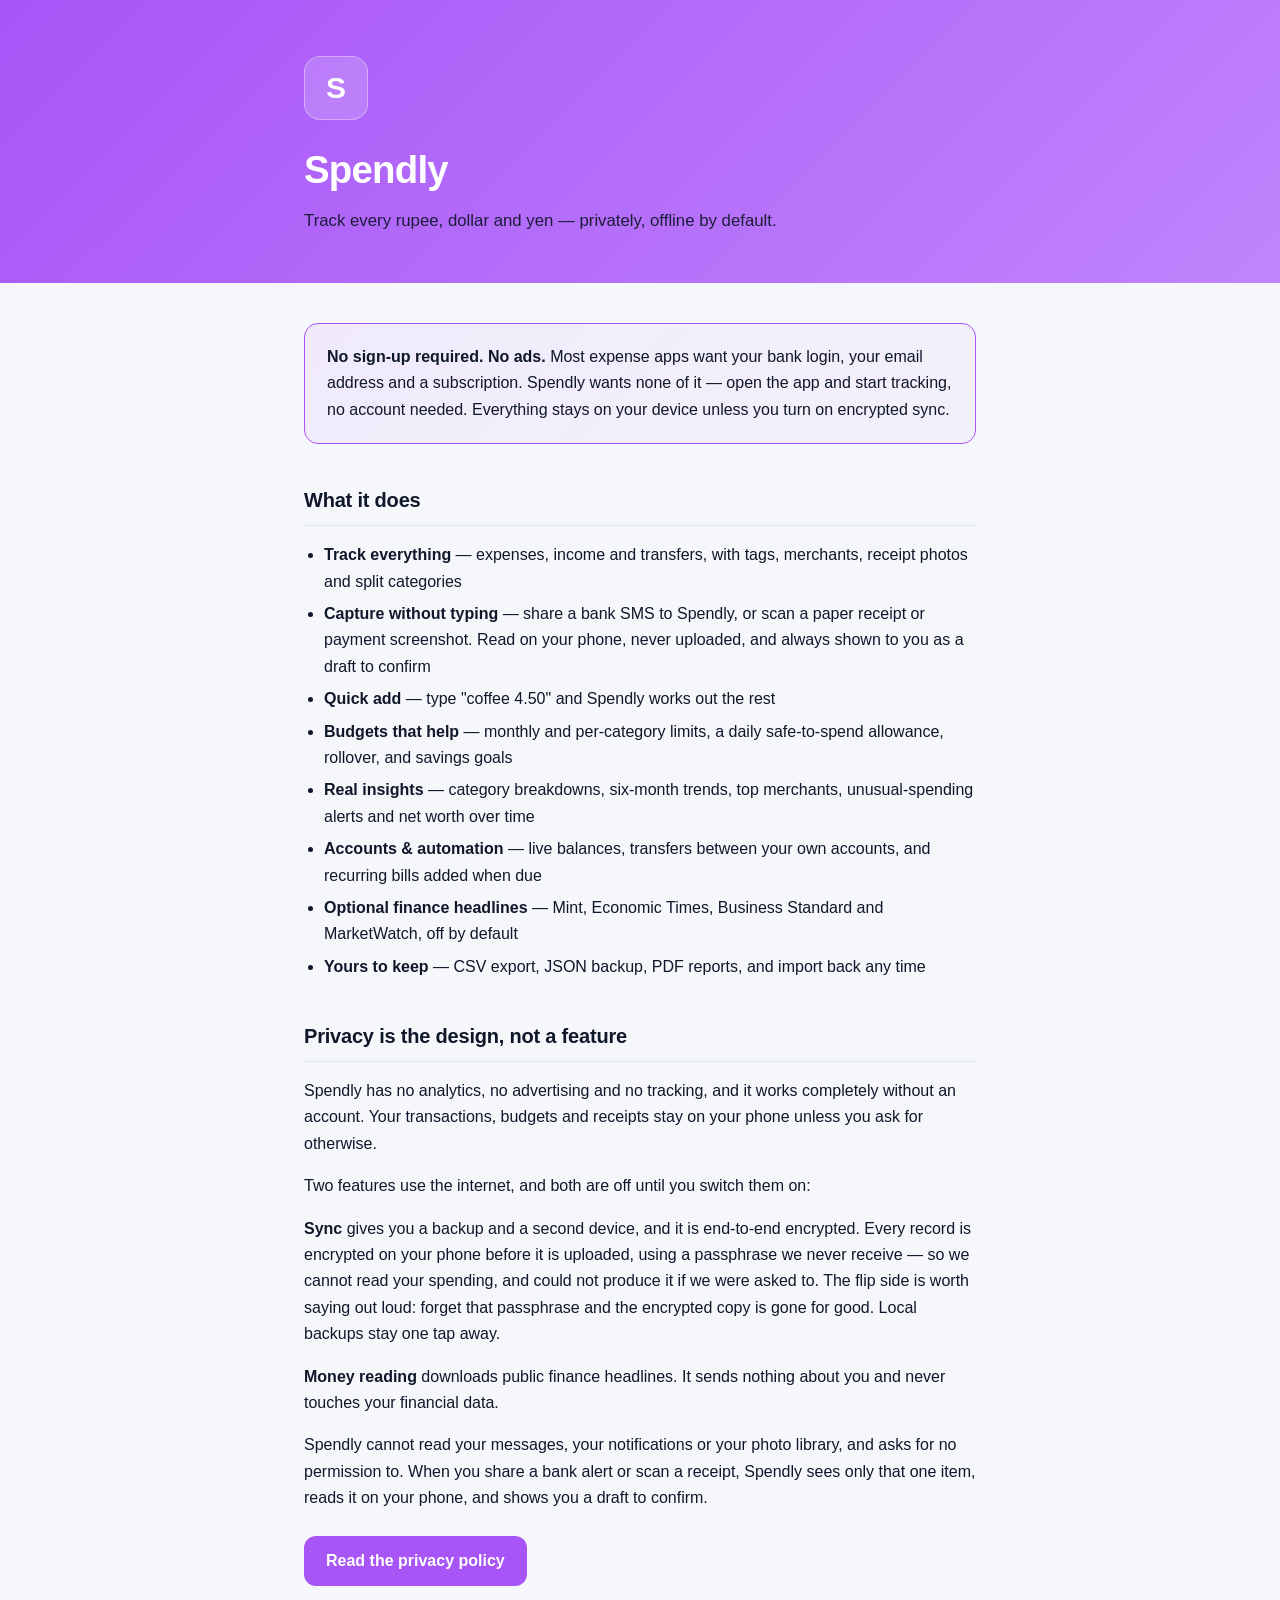
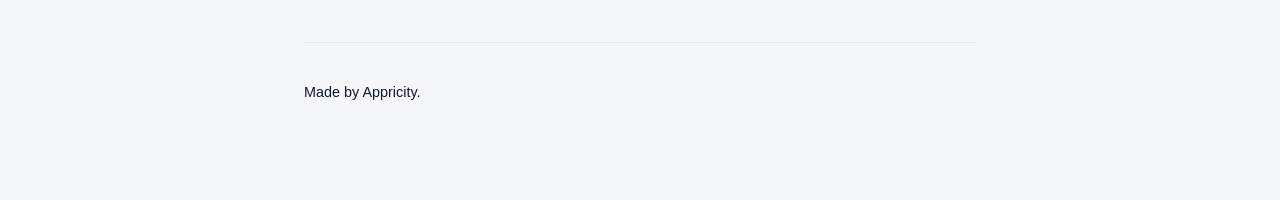
<file: index.html>
<!doctype html>
<html lang="en">
<head>
<meta charset="utf-8">
<meta name="viewport" content="width=device-width, initial-scale=1">
<title>Spendly — private expense &amp; money manager</title>
<meta name="description" content="A private expense tracker and budget planner. No ads, no tracking, works offline, with optional end-to-end encrypted sync.">
<link rel="stylesheet" href="style.css">
</head>
<body>

<header class="hero">
  <div class="wrap">
    <div class="badge">S</div>
    <h1>Spendly</h1>
    <p>Track every rupee, dollar and yen — privately, offline by default.</p>
  </div>
</header>

<main class="wrap">

  <div class="card highlight">
    <p style="margin:0"><strong>No sign-up required. No ads.</strong>
    Most expense apps want your bank login, your email address and a
    subscription. Spendly wants none of it — open the app and start tracking,
    no account needed. Everything stays on your device unless you turn on
    encrypted sync.</p>
  </div>

  <h2>What it does</h2>
  <ul class="clean">
    <li><strong>Track everything</strong> — expenses, income and transfers,
      with tags, merchants, receipt photos and split categories</li>
    <li><strong>Capture without typing</strong> — share a bank SMS to Spendly,
      or scan a paper receipt or payment screenshot. Read on your phone, never
      uploaded, and always shown to you as a draft to confirm</li>
    <li><strong>Quick add</strong> — type "coffee 4.50" and Spendly works out
      the rest</li>
    <li><strong>Budgets that help</strong> — monthly and per-category limits,
      a daily safe-to-spend allowance, rollover, and savings goals</li>
    <li><strong>Real insights</strong> — category breakdowns, six-month
      trends, top merchants, unusual-spending alerts and net worth over
      time</li>
    <li><strong>Accounts &amp; automation</strong> — live balances, transfers
      between your own accounts, and recurring bills added when due</li>
    <li><strong>Optional finance headlines</strong> — Mint, Economic Times,
      Business Standard and MarketWatch, off by default</li>
    <li><strong>Yours to keep</strong> — CSV export, JSON backup, PDF reports,
      and import back any time</li>
  </ul>

  <h2>Privacy is the design, not a feature</h2>
  <p>Spendly has no analytics, no advertising and no tracking, and it works
  completely without an account. Your transactions, budgets and receipts stay
  on your phone unless you ask for otherwise.</p>
  <p>Two features use the internet, and both are off until you switch them
  on:</p>
  <p><strong>Sync</strong> gives you a backup and a second device, and it is
  end-to-end encrypted. Every record is encrypted on your phone before it is
  uploaded, using a passphrase we never receive — so we cannot read your
  spending, and could not produce it if we were asked to. The flip side is
  worth saying out loud: forget that passphrase and the encrypted copy is gone
  for good. Local backups stay one tap away.</p>
  <p><strong>Money reading</strong> downloads public finance headlines. It
  sends nothing about you and never touches your financial data.</p>
  <p>Spendly cannot read your messages, your notifications or your photo
  library, and asks for no permission to. When you share a bank alert or scan
  a receipt, Spendly sees only that one item, reads it on your phone, and
  shows you a draft to confirm.</p>

  <p><a class="cta" href="privacy.html">Read the privacy policy</a></p>

  <footer>
    <p>Made by Appricity.</p>
  </footer>

</main>
</body>
</html>
</file>
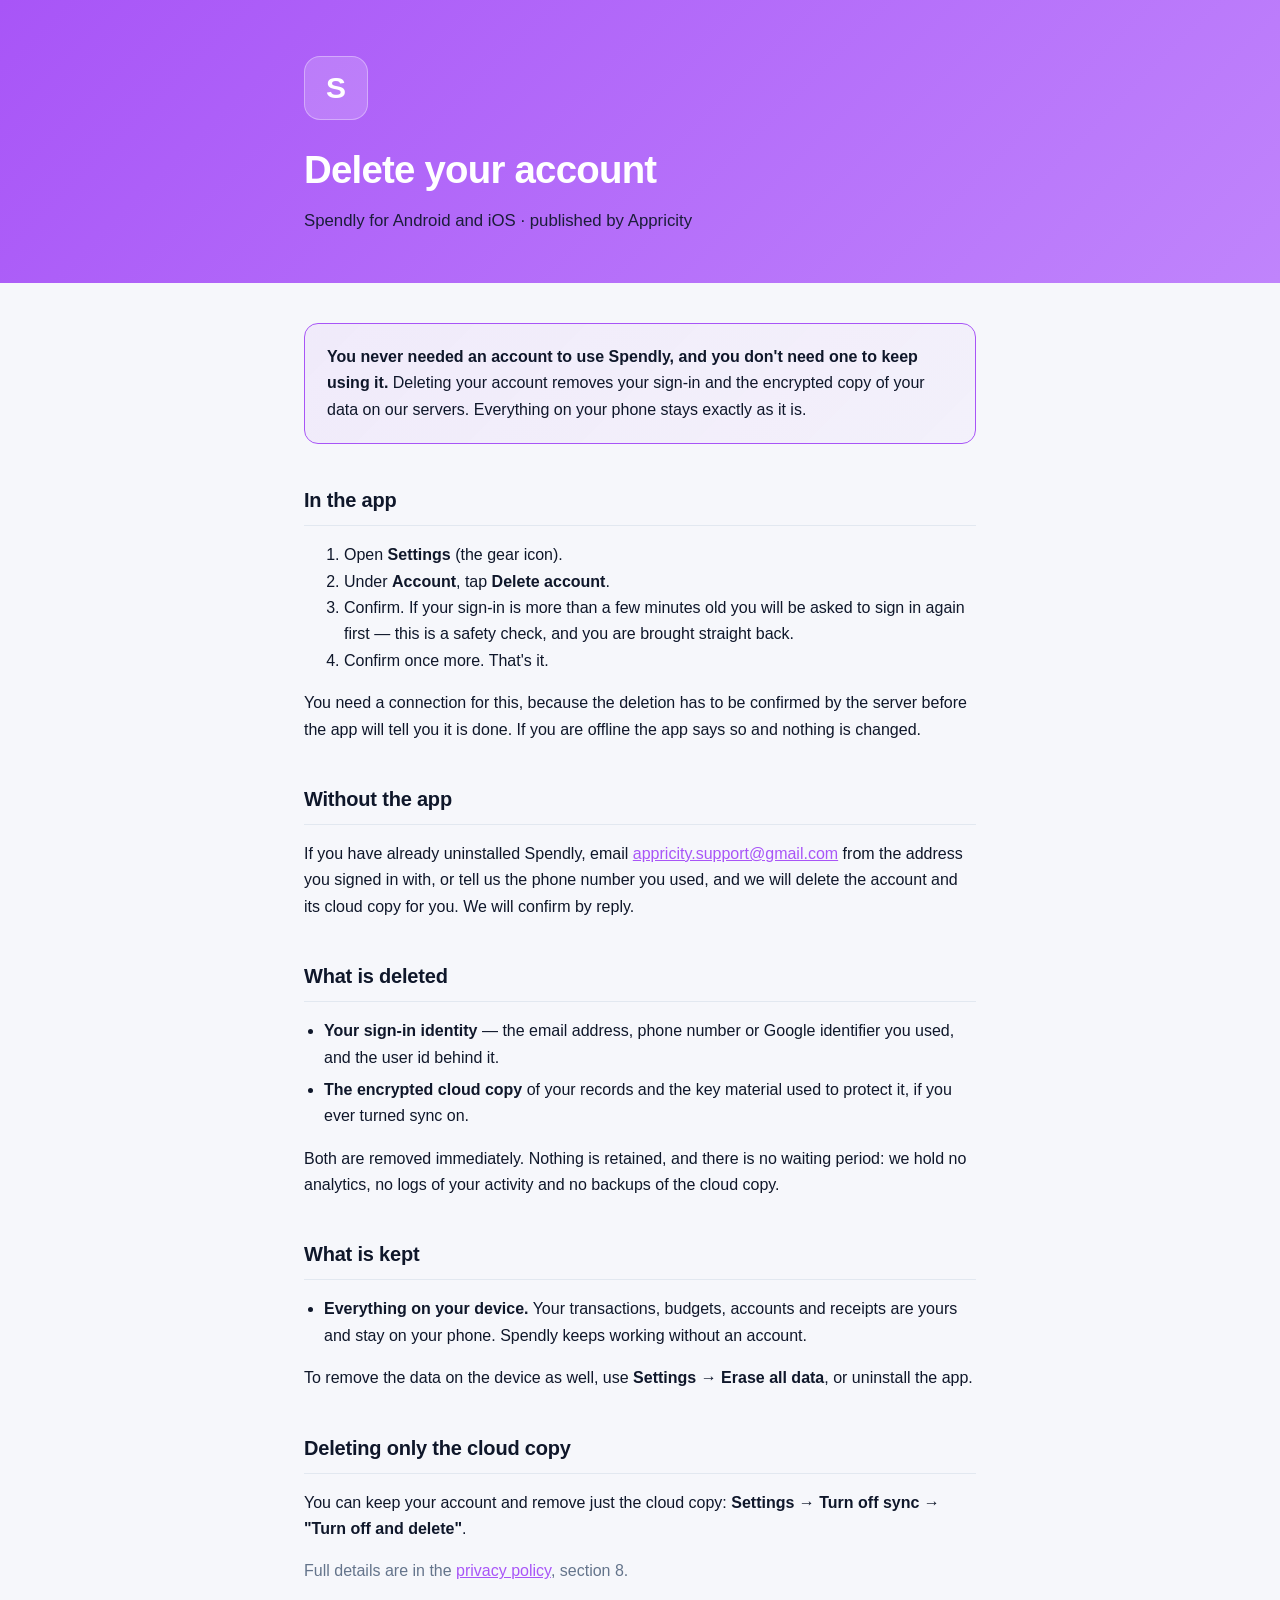
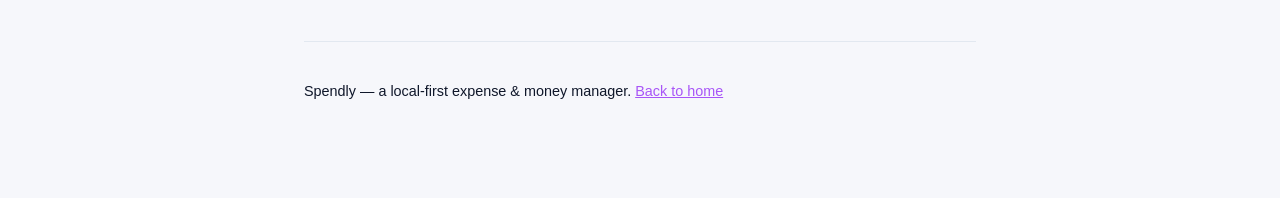
<file: delete-account.html>
<!doctype html>
<html lang="en">
<head>
<meta charset="utf-8">
<meta name="viewport" content="width=device-width, initial-scale=1">
<title>Delete your account — Spendly</title>
<meta name="description" content="How to delete your Spendly account and the encrypted cloud copy of your data, in the app or by email.">
<link rel="stylesheet" href="style.css">
</head>
<body>

<header class="hero">
  <div class="wrap">
    <div class="badge">S</div>
    <h1>Delete your account</h1>
    <p>Spendly for Android and iOS · published by Appricity</p>
  </div>
</header>

<main class="wrap">

  <div class="card highlight">
    <p style="margin:0"><strong>You never needed an account to use Spendly,
    and you don't need one to keep using it.</strong> Deleting your account
    removes your sign-in and the encrypted copy of your data on our servers.
    Everything on your phone stays exactly as it is.</p>
  </div>

  <h2>In the app</h2>
  <ol>
    <li>Open <strong>Settings</strong> (the gear icon).</li>
    <li>Under <strong>Account</strong>, tap <strong>Delete account</strong>.</li>
    <li>Confirm. If your sign-in is more than a few minutes old you will be
      asked to sign in again first — this is a safety check, and you are
      brought straight back.</li>
    <li>Confirm once more. That's it.</li>
  </ol>
  <p>You need a connection for this, because the deletion has to be confirmed
  by the server before the app will tell you it is done. If you are offline
  the app says so and nothing is changed.</p>

  <h2>Without the app</h2>
  <p>If you have already uninstalled Spendly, email
  <a href="mailto:appricity.support@gmail.com">appricity.support@gmail.com</a>
  from the address you signed in with, or tell us the phone number you used,
  and we will delete the account and its cloud copy for you. We will confirm
  by reply.</p>

  <h2>What is deleted</h2>
  <ul class="clean">
    <li><strong>Your sign-in identity</strong> — the email address, phone
      number or Google identifier you used, and the user id behind it.</li>
    <li><strong>The encrypted cloud copy</strong> of your records and the key
      material used to protect it, if you ever turned sync on.</li>
  </ul>
  <p>Both are removed immediately. Nothing is retained, and there is no
  waiting period: we hold no analytics, no logs of your activity and no
  backups of the cloud copy.</p>

  <h2>What is kept</h2>
  <ul class="clean">
    <li><strong>Everything on your device.</strong> Your transactions,
      budgets, accounts and receipts are yours and stay on your phone.
      Spendly keeps working without an account.</li>
  </ul>
  <p>To remove the data on the device as well, use <strong>Settings → Erase
  all data</strong>, or uninstall the app.</p>

  <h2>Deleting only the cloud copy</h2>
  <p>You can keep your account and remove just the cloud copy:
  <strong>Settings → Turn off sync → "Turn off and delete"</strong>.</p>

  <p class="muted">Full details are in the <a href="privacy.html">privacy
  policy</a>, section 8.</p>

  <footer>
    <p>Spendly — a local-first expense &amp; money manager.
    <a href="index.html">Back to home</a></p>
  </footer>

</main>
</body>
</html>
</file>
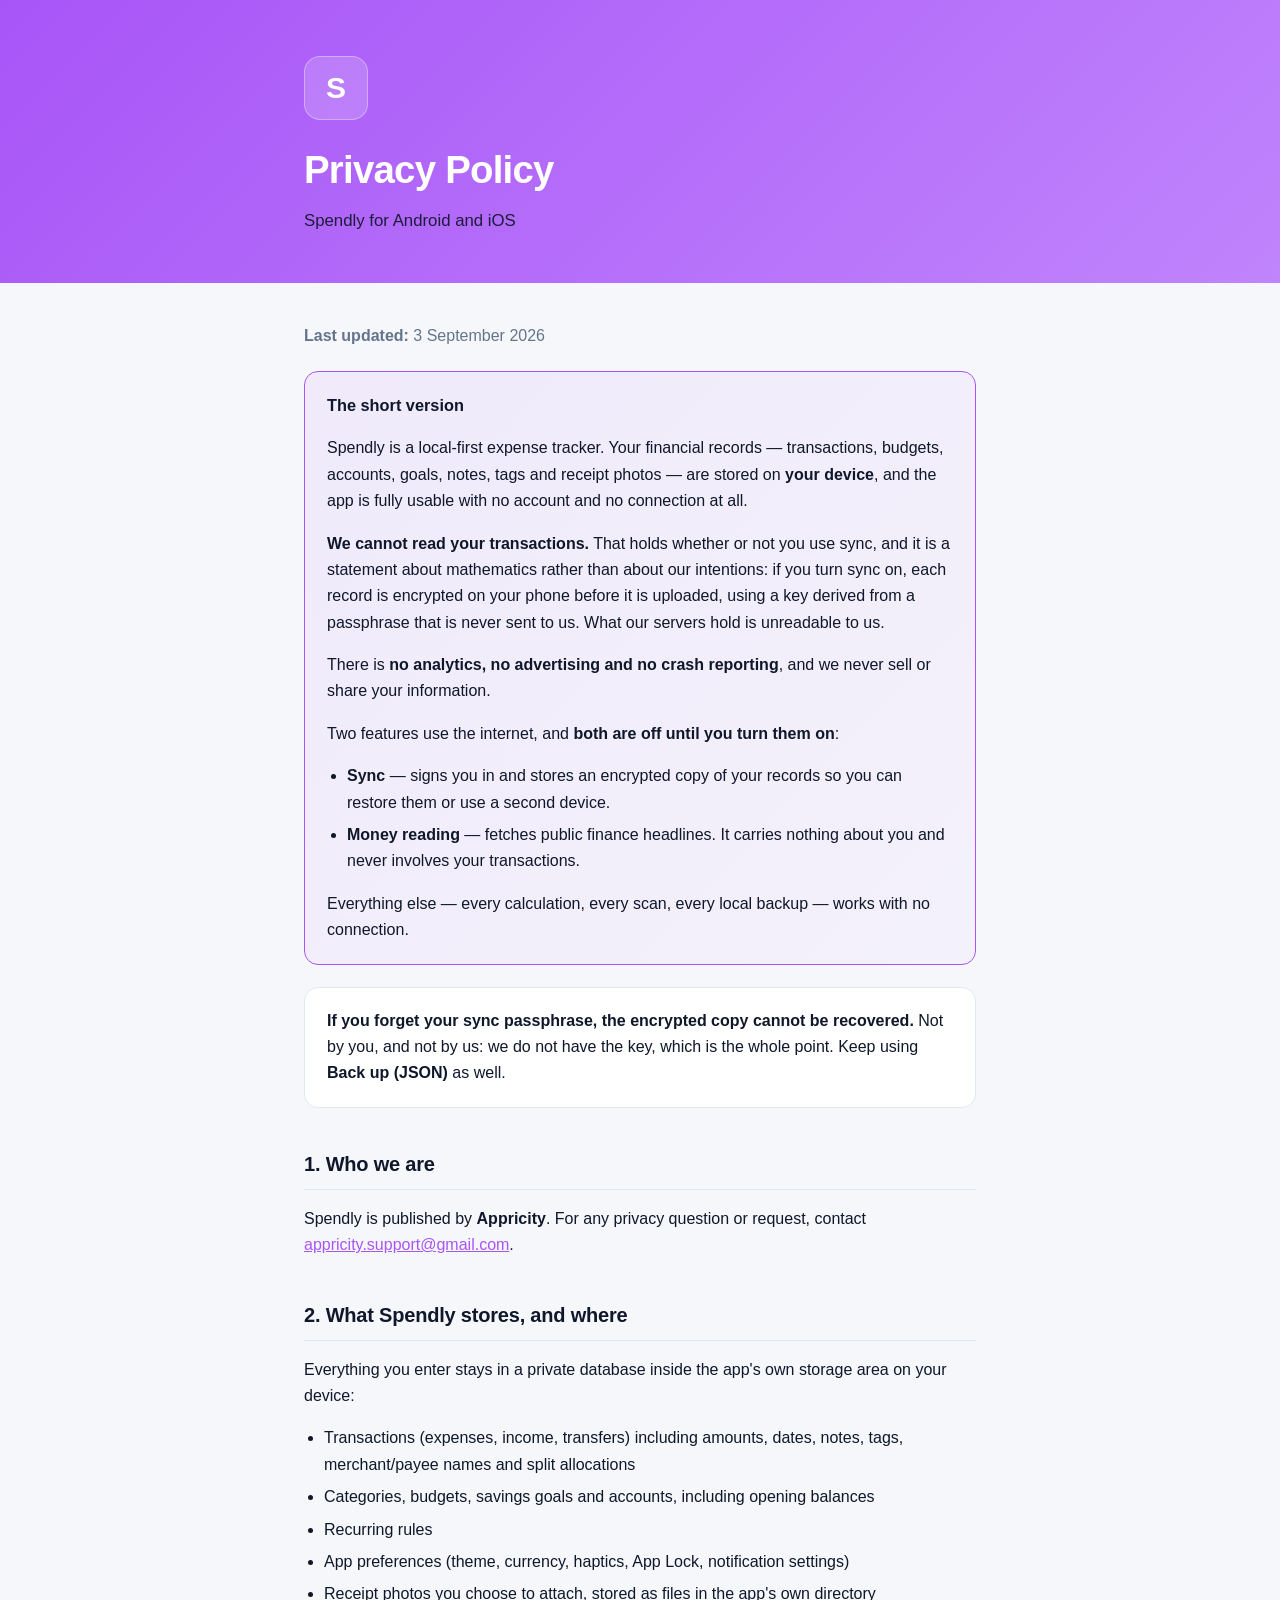
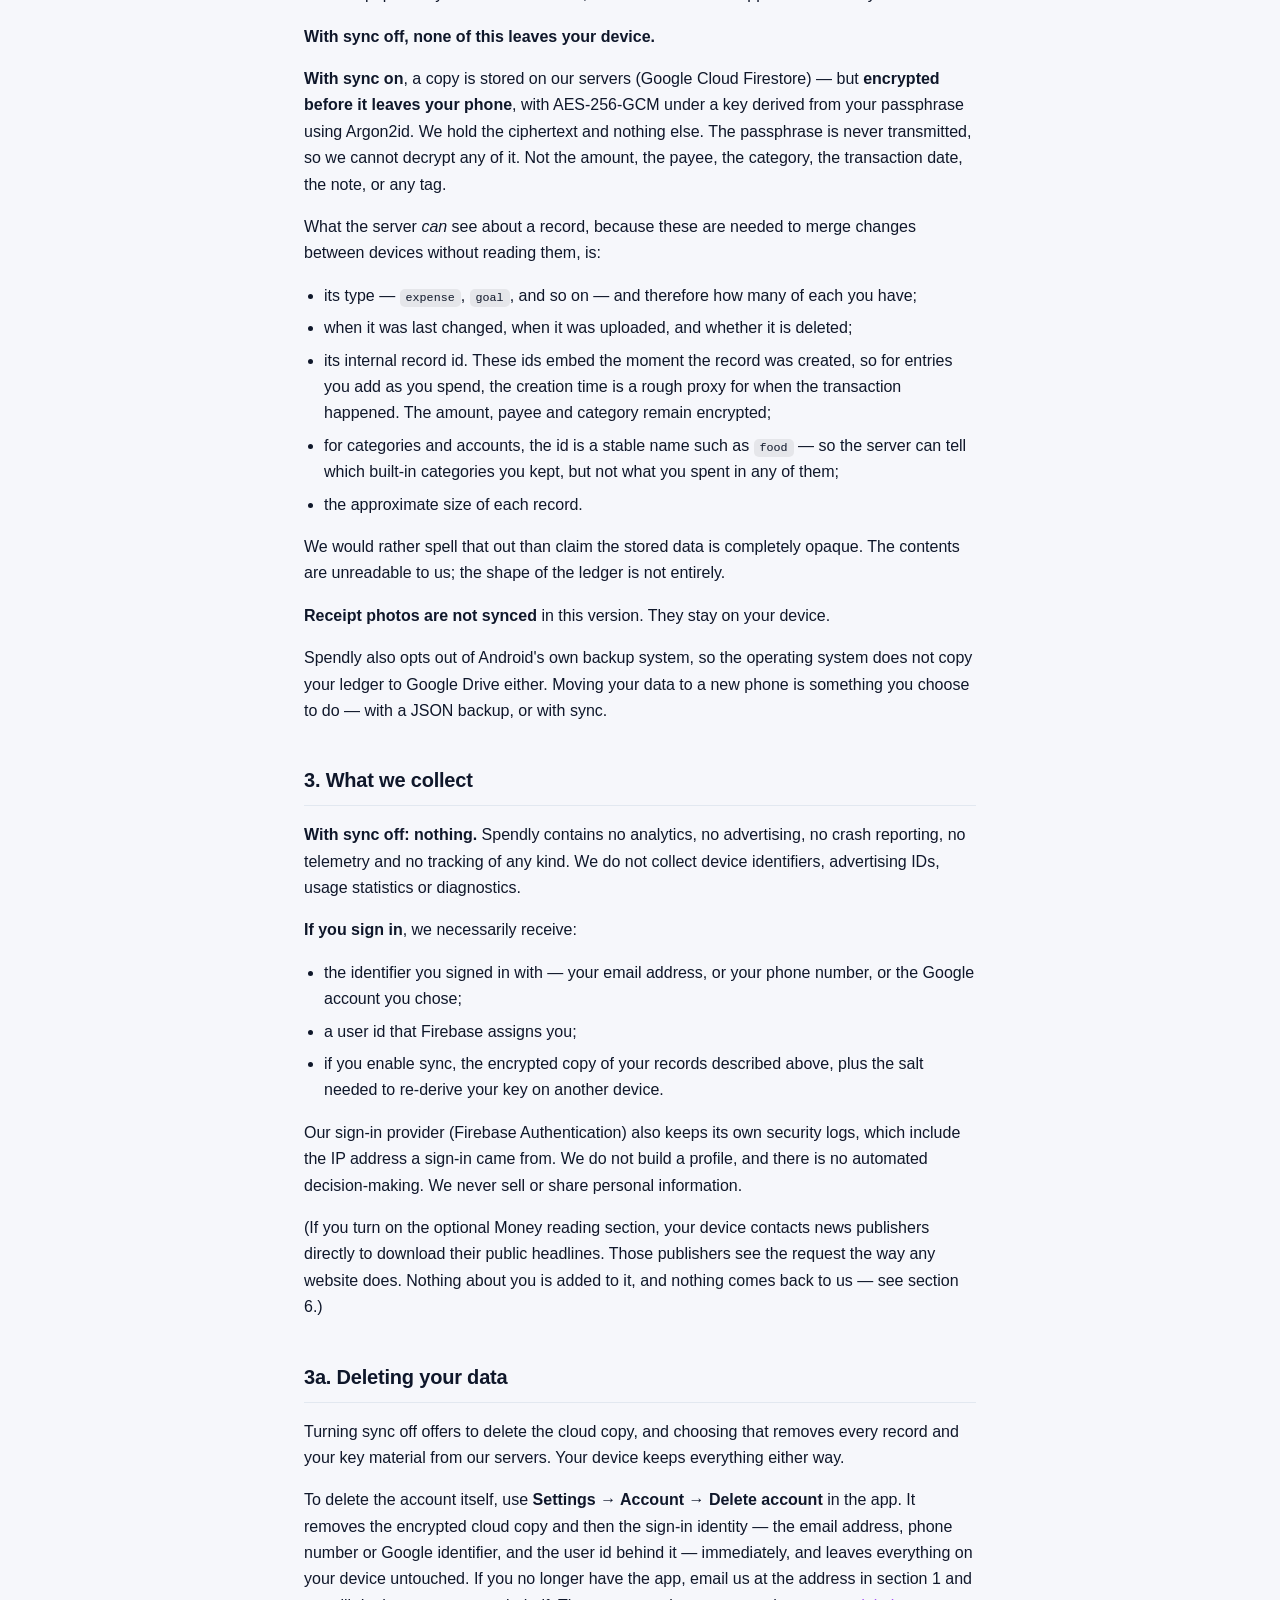
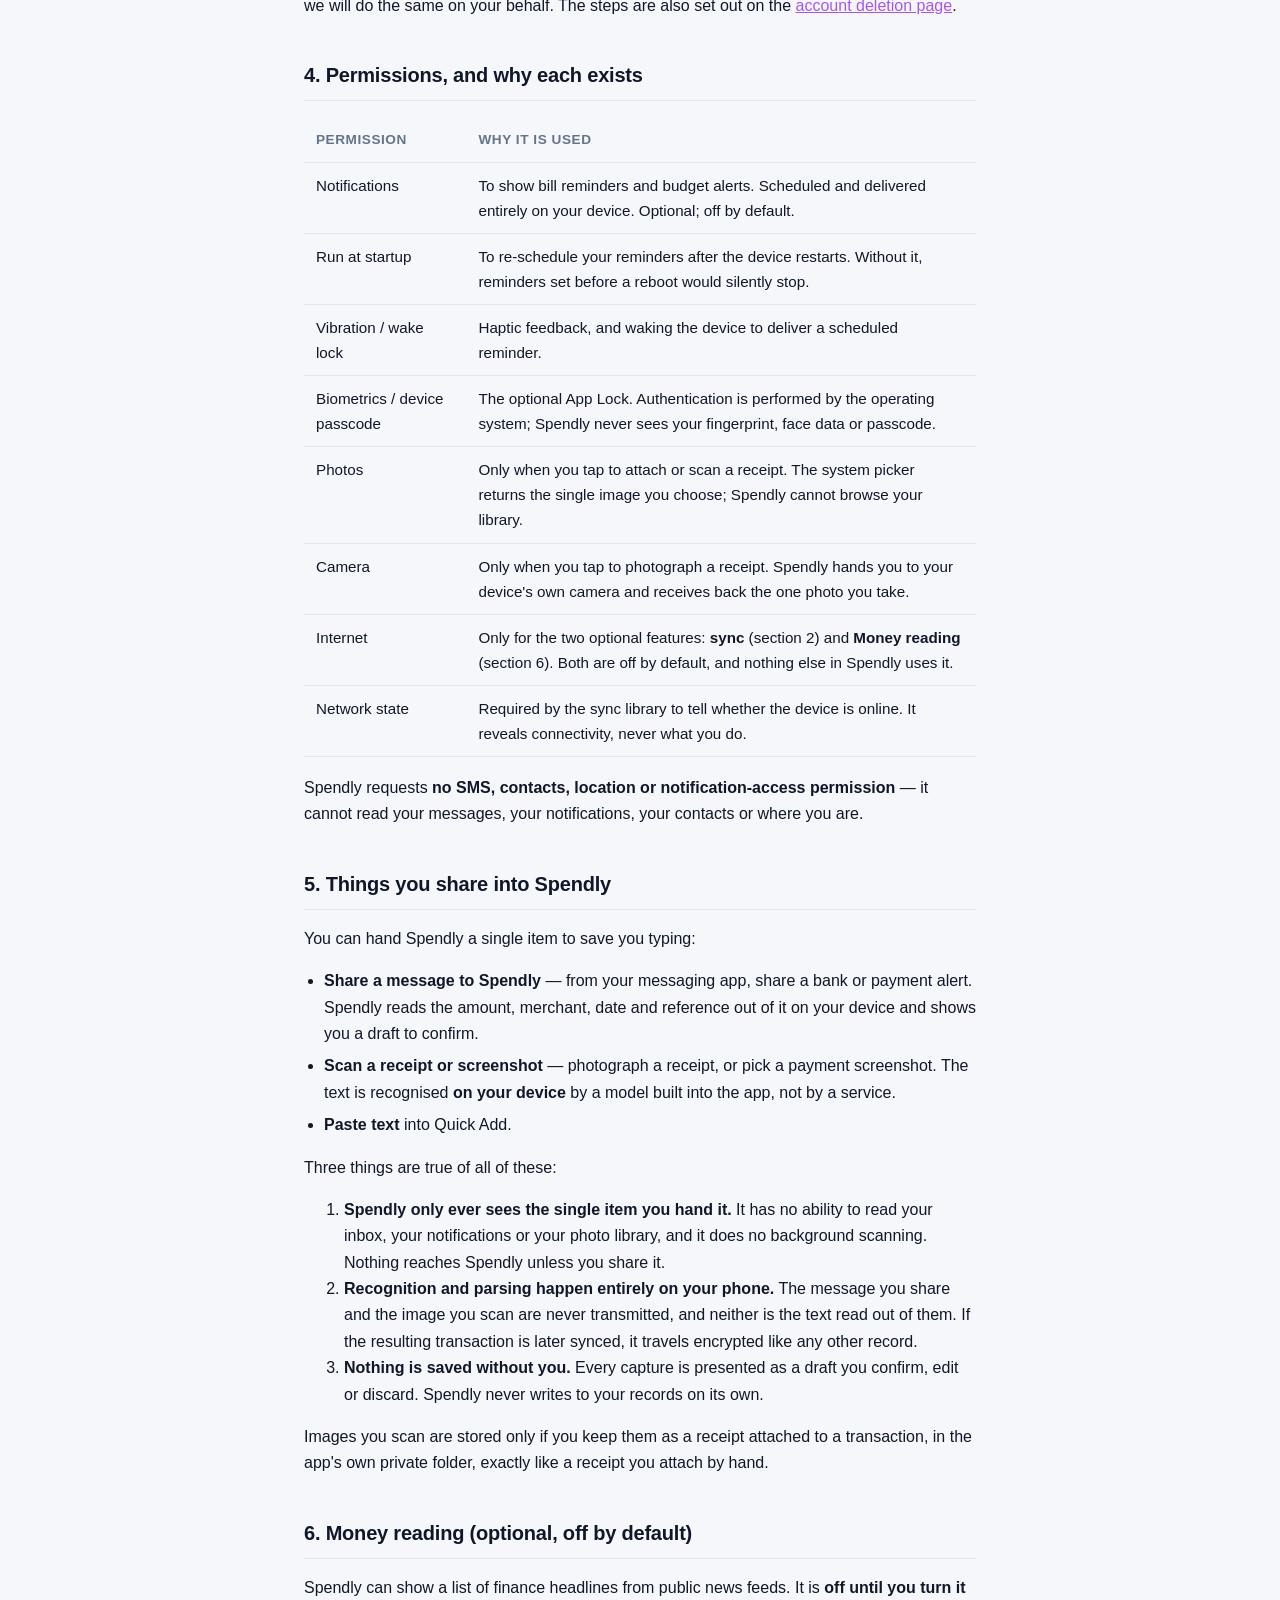
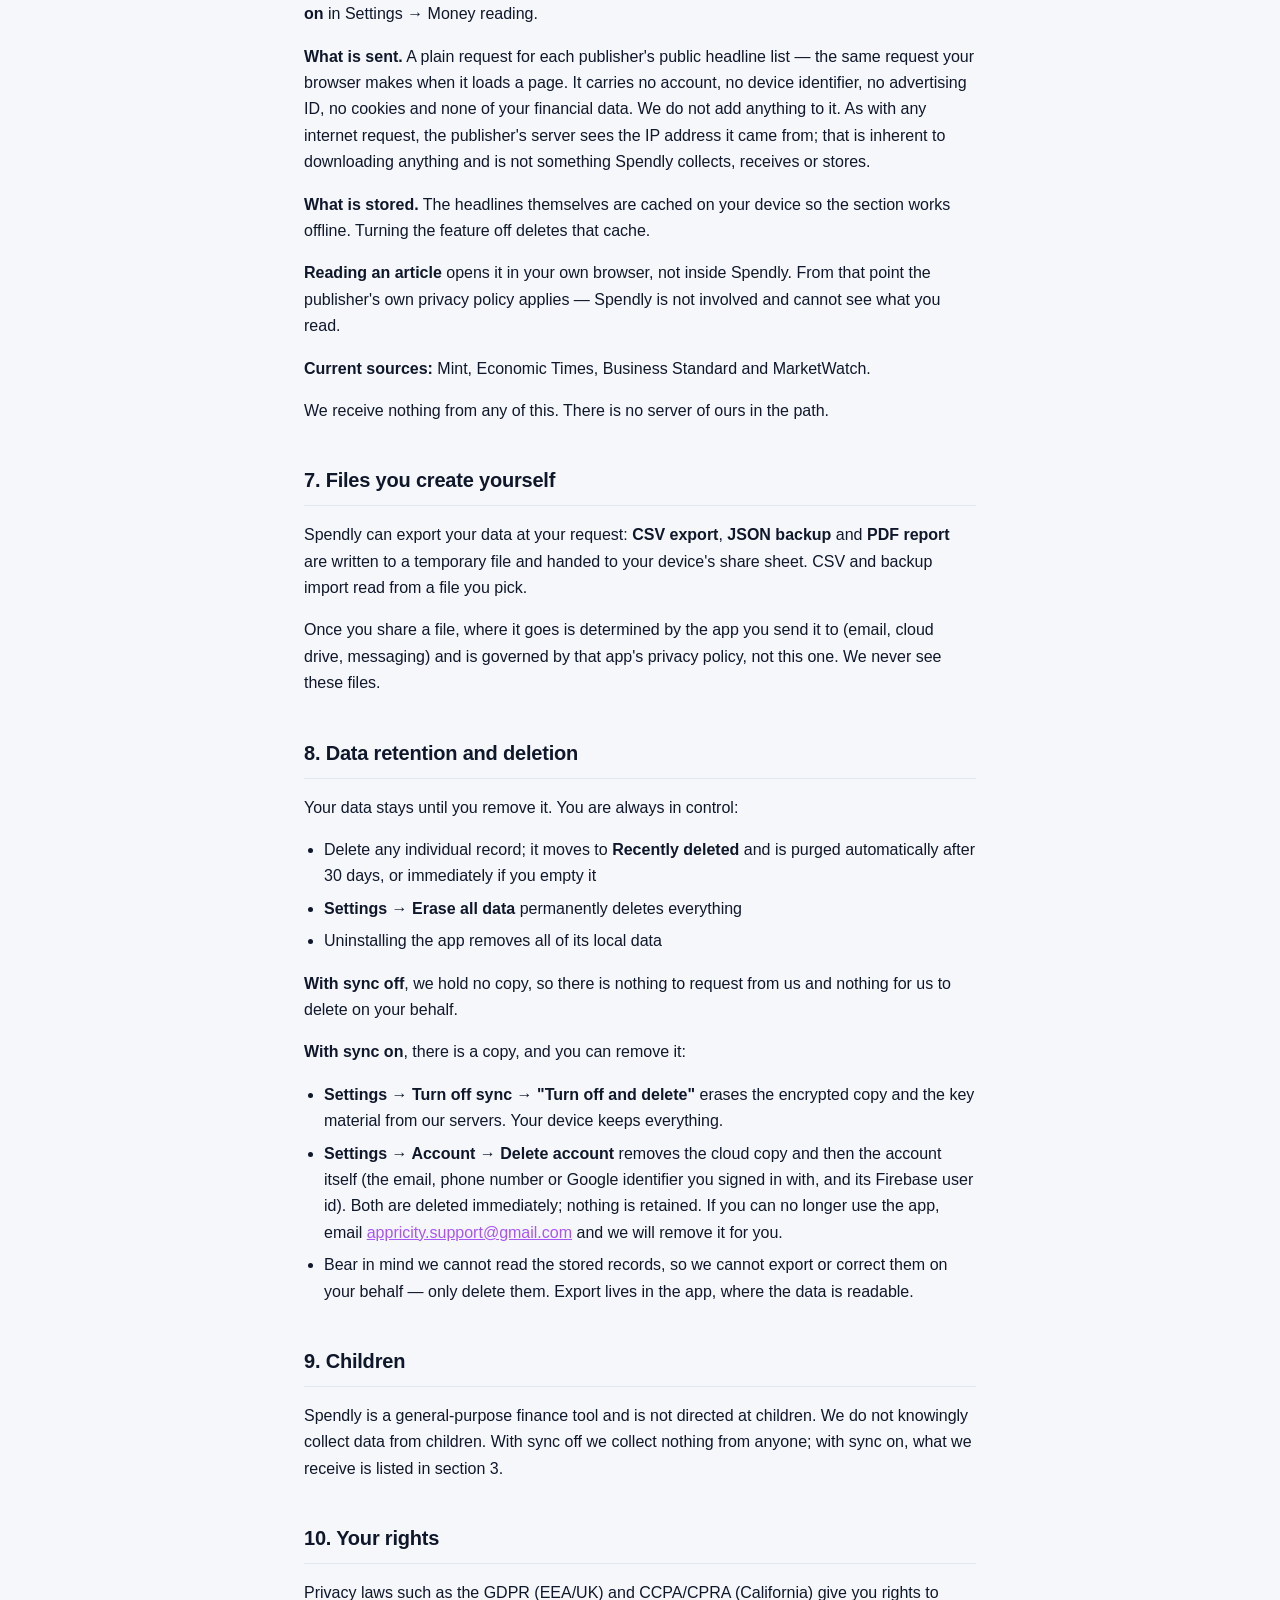
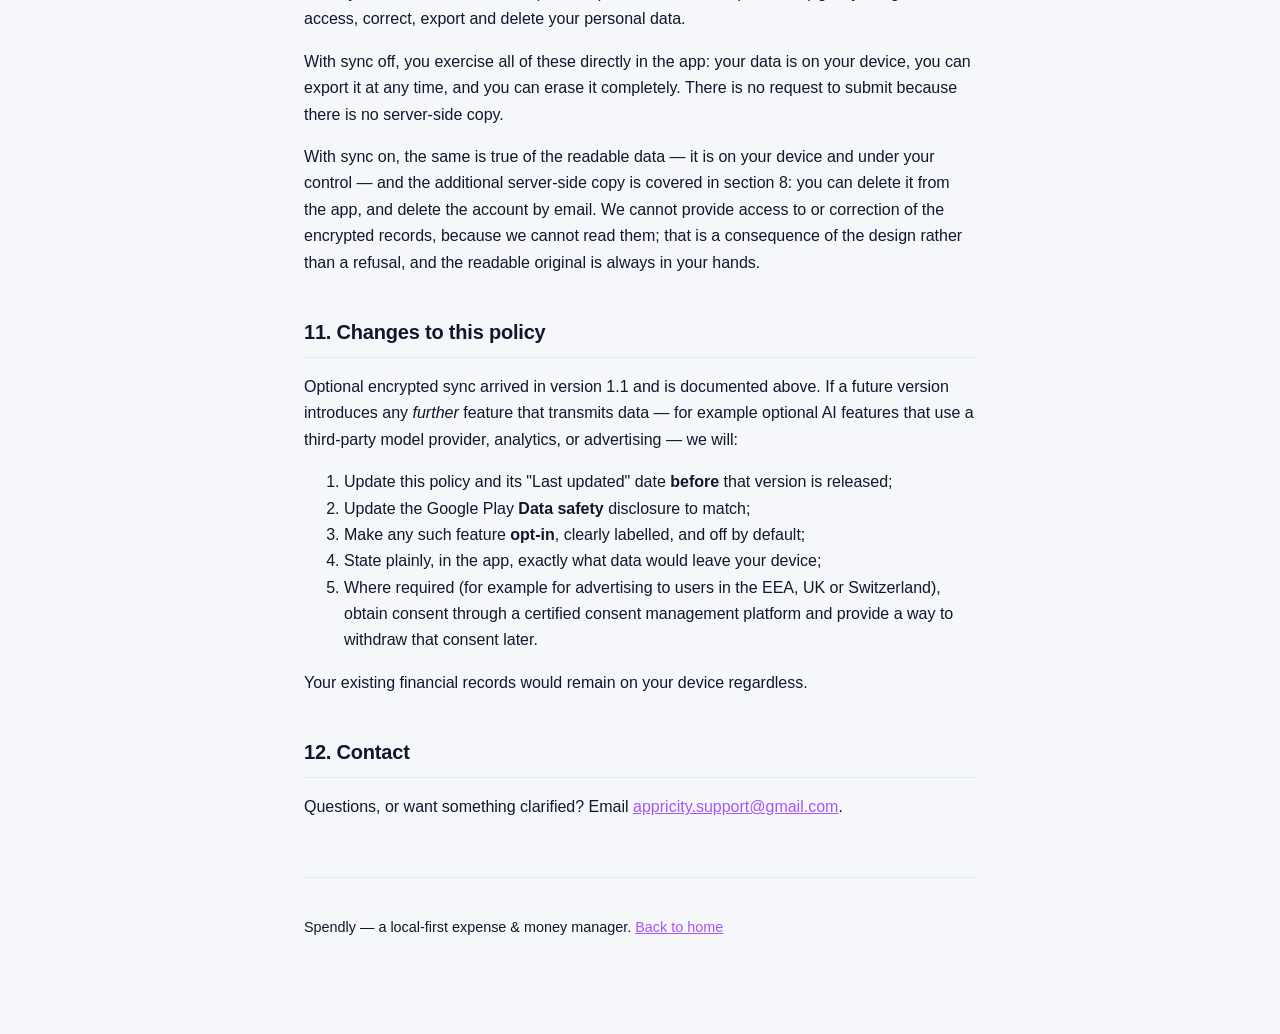
<file: privacy.html>
<!doctype html>
<html lang="en">
<head>
<meta charset="utf-8">
<meta name="viewport" content="width=device-width, initial-scale=1">
<title>Privacy Policy — Spendly</title>
<meta name="description" content="Spendly's privacy policy. Spendly is a local-first expense tracker: your financial data stays on your device, and optional sync is end-to-end encrypted.">
<link rel="stylesheet" href="style.css">
</head>
<body>

<header class="hero">
  <div class="wrap">
    <div class="badge">S</div>
    <h1>Privacy Policy</h1>
    <p>Spendly for Android and iOS</p>
  </div>
</header>

<main class="wrap">

  <p class="muted"><strong>Last updated:</strong> 3 September 2026</p>

  <div class="card highlight">
    <h3 style="margin-top:0">The short version</h3>
    <p>Spendly is a local-first expense tracker. Your financial records —
    transactions, budgets, accounts, goals, notes, tags and receipt photos —
    are stored on <strong>your device</strong>, and the app is fully usable
    with no account and no connection at all.</p>
    <p><strong>We cannot read your transactions.</strong> That holds whether or
    not you use sync, and it is a statement about mathematics rather than about
    our intentions: if you turn sync on, each record is encrypted on your phone
    before it is uploaded, using a key derived from a passphrase that is never
    sent to us. What our servers hold is unreadable to us.</p>
    <p>There is <strong>no analytics, no advertising and no crash
    reporting</strong>, and we never sell or share your information.</p>
    <p>Two features use the internet, and <strong>both are off until you turn
    them on</strong>:</p>
    <ul class="clean">
      <li><strong>Sync</strong> — signs you in and stores an encrypted copy of
        your records so you can restore them or use a second device.</li>
      <li><strong>Money reading</strong> — fetches public finance headlines. It
        carries nothing about you and never involves your transactions.</li>
    </ul>
    <p style="margin-bottom:0">Everything else — every calculation, every scan,
    every local backup — works with no connection.</p>
  </div>

  <div class="card">
    <p style="margin:0"><strong>If you forget your sync passphrase, the
    encrypted copy cannot be recovered.</strong> Not by you, and not by us: we
    do not have the key, which is the whole point. Keep using <strong>Back up
    (JSON)</strong> as well.</p>
  </div>

  <h2>1. Who we are</h2>
  <p>Spendly is published by <strong>Appricity</strong>. For any privacy
  question or request, contact
  <a href="mailto:appricity.support@gmail.com">appricity.support@gmail.com</a>.</p>

  <h2>2. What Spendly stores, and where</h2>
  <p>Everything you enter stays in a private database inside the app's own
  storage area on your device:</p>
  <ul class="clean">
    <li>Transactions (expenses, income, transfers) including amounts, dates,
      notes, tags, merchant/payee names and split allocations</li>
    <li>Categories, budgets, savings goals and accounts, including opening
      balances</li>
    <li>Recurring rules</li>
    <li>App preferences (theme, currency, haptics, App Lock, notification
      settings)</li>
    <li>Receipt photos you choose to attach, stored as files in the app's own
      directory</li>
  </ul>
  <p><strong>With sync off, none of this leaves your device.</strong></p>
  <p><strong>With sync on</strong>, a copy is stored on our servers (Google
  Cloud Firestore) — but <strong>encrypted before it leaves your phone</strong>,
  with AES-256-GCM under a key derived from your passphrase using Argon2id. We
  hold the ciphertext and nothing else. The passphrase is never transmitted, so
  we cannot decrypt any of it. Not the amount, the payee, the category, the
  transaction date, the note, or any tag.</p>
  <p>What the server <em>can</em> see about a record, because these are needed
  to merge changes between devices without reading them, is:</p>
  <ul class="clean">
    <li>its type — <code>expense</code>, <code>goal</code>, and so on — and
      therefore how many of each you have;</li>
    <li>when it was last changed, when it was uploaded, and whether it is
      deleted;</li>
    <li>its internal record id. These ids embed the moment the record was
      created, so for entries you add as you spend, the creation time is a
      rough proxy for when the transaction happened. The amount, payee and
      category remain encrypted;</li>
    <li>for categories and accounts, the id is a stable name such as
      <code>food</code> — so the server can tell which built-in categories you
      kept, but not what you spent in any of them;</li>
    <li>the approximate size of each record.</li>
  </ul>
  <p>We would rather spell that out than claim the stored data is completely
  opaque. The contents are unreadable to us; the shape of the ledger is not
  entirely.</p>
  <p><strong>Receipt photos are not synced</strong> in this version. They stay
  on your device.</p>
  <p>Spendly also opts out of Android's own backup system, so the operating
  system does not copy your ledger to Google Drive either. Moving your data to
  a new phone is something you choose to do — with a JSON backup, or with
  sync.</p>

  <h2>3. What we collect</h2>
  <p><strong>With sync off: nothing.</strong> Spendly contains no analytics, no
  advertising, no crash reporting, no telemetry and no tracking of any kind. We
  do not collect device identifiers, advertising IDs, usage statistics or
  diagnostics.</p>
  <p><strong>If you sign in</strong>, we necessarily receive:</p>
  <ul class="clean">
    <li>the identifier you signed in with — your email address, or your phone
      number, or the Google account you chose;</li>
    <li>a user id that Firebase assigns you;</li>
    <li>if you enable sync, the encrypted copy of your records described above,
      plus the salt needed to re-derive your key on another device.</li>
  </ul>
  <p>Our sign-in provider (Firebase Authentication) also keeps its own security
  logs, which include the IP address a sign-in came from. We do not build a
  profile, and there is no automated decision-making. We never sell or share
  personal information.</p>
  <p>(If you turn on the optional Money reading section, your device contacts
  news publishers directly to download their public headlines. Those publishers
  see the request the way any website does. Nothing about you is added to it,
  and nothing comes back to us — see section 6.)</p>

  <h2>3a. Deleting your data</h2>
  <p>Turning sync off offers to delete the cloud copy, and choosing that
  removes every record and your key material from our servers. Your device
  keeps everything either way.</p>
  <p>To delete the account itself, use <strong>Settings → Account → Delete
  account</strong> in the app. It removes the encrypted cloud copy and then
  the sign-in identity — the email address, phone number or Google identifier,
  and the user id behind it — immediately, and leaves everything on your
  device untouched. If you no longer have the app, email us at the address in
  section 1 and we will do the same on your behalf. The steps are also set out
  on the <a href="delete-account.html">account deletion page</a>.</p>

  <h2>4. Permissions, and why each exists</h2>
  <table>
    <tr><th>Permission</th><th>Why it is used</th></tr>
    <tr><td>Notifications</td><td>To show bill reminders and budget alerts.
      Scheduled and delivered entirely on your device. Optional; off by
      default.</td></tr>
    <tr><td>Run at startup</td><td>To re-schedule your reminders after the
      device restarts. Without it, reminders set before a reboot would
      silently stop.</td></tr>
    <tr><td>Vibration / wake lock</td><td>Haptic feedback, and waking the
      device to deliver a scheduled reminder.</td></tr>
    <tr><td>Biometrics / device passcode</td><td>The optional App Lock.
      Authentication is performed by the operating system; Spendly never sees
      your fingerprint, face data or passcode.</td></tr>
    <tr><td>Photos</td><td>Only when you tap to attach or scan a receipt. The
      system picker returns the single image you choose; Spendly cannot browse
      your library.</td></tr>
    <tr><td>Camera</td><td>Only when you tap to photograph a receipt. Spendly
      hands you to your device's own camera and receives back the one photo you
      take.</td></tr>
    <tr><td>Internet</td><td>Only for the two optional features:
      <strong>sync</strong> (section 2) and <strong>Money reading</strong>
      (section 6). Both are off by default, and nothing else in Spendly uses
      it.</td></tr>
    <tr><td>Network state</td><td>Required by the sync library to tell whether
      the device is online. It reveals connectivity, never what you
      do.</td></tr>
  </table>
  <p>Spendly requests <strong>no SMS, contacts, location or
  notification-access permission</strong> — it cannot read your messages, your
  notifications, your contacts or where you are.</p>

  <h2>5. Things you share into Spendly</h2>
  <p>You can hand Spendly a single item to save you typing:</p>
  <ul class="clean">
    <li><strong>Share a message to Spendly</strong> — from your messaging app,
      share a bank or payment alert. Spendly reads the amount, merchant, date
      and reference out of it on your device and shows you a draft to
      confirm.</li>
    <li><strong>Scan a receipt or screenshot</strong> — photograph a receipt,
      or pick a payment screenshot. The text is recognised <strong>on your
      device</strong> by a model built into the app, not by a service.</li>
    <li><strong>Paste text</strong> into Quick Add.</li>
  </ul>
  <p>Three things are true of all of these:</p>
  <ol>
    <li><strong>Spendly only ever sees the single item you hand it.</strong> It
      has no ability to read your inbox, your notifications or your photo
      library, and it does no background scanning. Nothing reaches Spendly
      unless you share it.</li>
    <li><strong>Recognition and parsing happen entirely on your phone.</strong>
      The message you share and the image you scan are never transmitted, and
      neither is the text read out of them. If the resulting transaction is
      later synced, it travels encrypted like any other record.</li>
    <li><strong>Nothing is saved without you.</strong> Every capture is
      presented as a draft you confirm, edit or discard. Spendly never writes
      to your records on its own.</li>
  </ol>
  <p>Images you scan are stored only if you keep them as a receipt attached to
  a transaction, in the app's own private folder, exactly like a receipt you
  attach by hand.</p>

  <h2>6. Money reading (optional, off by default)</h2>
  <p>Spendly can show a list of finance headlines from public news feeds. It is
  <strong>off until you turn it on</strong> in Settings &rarr; Money
  reading.</p>
  <p><strong>What is sent.</strong> A plain request for each publisher's public
  headline list — the same request your browser makes when it loads a page. It
  carries no account, no device identifier, no advertising ID, no cookies and
  none of your financial data. We do not add anything to it. As with any
  internet request, the publisher's server sees the IP address it came from;
  that is inherent to downloading anything and is not something Spendly
  collects, receives or stores.</p>
  <p><strong>What is stored.</strong> The headlines themselves are cached on
  your device so the section works offline. Turning the feature off deletes
  that cache.</p>
  <p><strong>Reading an article</strong> opens it in your own browser, not
  inside Spendly. From that point the publisher's own privacy policy applies —
  Spendly is not involved and cannot see what you read.</p>
  <p><strong>Current sources:</strong> Mint, Economic Times, Business Standard
  and MarketWatch.</p>
  <p>We receive nothing from any of this. There is no server of ours in the
  path.</p>

  <h2>7. Files you create yourself</h2>
  <p>Spendly can export your data at your request: <strong>CSV export</strong>,
  <strong>JSON backup</strong> and <strong>PDF report</strong> are written to a
  temporary file and handed to your device's share sheet. CSV and backup import
  read from a file you pick.</p>
  <p>Once you share a file, where it goes is determined by the app you send it
  to (email, cloud drive, messaging) and is governed by that app's privacy
  policy, not this one. We never see these files.</p>

  <h2>8. Data retention and deletion</h2>
  <p>Your data stays until you remove it. You are always in control:</p>
  <ul class="clean">
    <li>Delete any individual record; it moves to <strong>Recently
      deleted</strong> and is purged automatically after 30 days, or
      immediately if you empty it</li>
    <li><strong>Settings → Erase all data</strong> permanently deletes
      everything</li>
    <li>Uninstalling the app removes all of its local data</li>
  </ul>
  <p><strong>With sync off</strong>, we hold no copy, so there is nothing to
  request from us and nothing for us to delete on your behalf.</p>
  <p><strong>With sync on</strong>, there is a copy, and you can remove it:</p>
  <ul class="clean">
    <li><strong>Settings → Turn off sync → "Turn off and delete"</strong>
      erases the encrypted copy and the key material from our servers. Your
      device keeps everything.</li>
    <li><strong>Settings → Account → Delete account</strong> removes the
      cloud copy and then the account itself (the email, phone number or
      Google identifier you signed in with, and its Firebase user id). Both
      are deleted immediately; nothing is retained. If you can no longer use
      the app, email
      <a href="mailto:appricity.support@gmail.com">appricity.support@gmail.com</a>
      and we will remove it for you.</li>
    <li>Bear in mind we cannot read the stored records, so we cannot export or
      correct them on your behalf — only delete them. Export lives in the app,
      where the data is readable.</li>
  </ul>

  <h2>9. Children</h2>
  <p>Spendly is a general-purpose finance tool and is not directed at children.
  We do not knowingly collect data from children. With sync off we collect
  nothing from anyone; with sync on, what we receive is listed in section 3.</p>

  <h2>10. Your rights</h2>
  <p>Privacy laws such as the GDPR (EEA/UK) and CCPA/CPRA (California) give you
  rights to access, correct, export and delete your personal data.</p>
  <p>With sync off, you exercise all of these directly in the app: your data is
  on your device, you can export it at any time, and you can erase it
  completely. There is no request to submit because there is no server-side
  copy.</p>
  <p>With sync on, the same is true of the readable data — it is on your device
  and under your control — and the additional server-side copy is covered in
  section 8: you can delete it from the app, and delete the account by email.
  We cannot provide access to or correction of the encrypted records, because
  we cannot read them; that is a consequence of the design rather than a
  refusal, and the readable original is always in your hands.</p>

  <h2>11. Changes to this policy</h2>
  <p>Optional encrypted sync arrived in version 1.1 and is documented above. If
  a future version introduces any <em>further</em> feature that transmits data
  — for example optional AI features that use a third-party model provider,
  analytics, or advertising — we will:</p>
  <ol>
    <li>Update this policy and its "Last updated" date <strong>before</strong>
      that version is released;</li>
    <li>Update the Google Play <strong>Data safety</strong> disclosure to
      match;</li>
    <li>Make any such feature <strong>opt-in</strong>, clearly labelled, and
      off by default;</li>
    <li>State plainly, in the app, exactly what data would leave your
      device;</li>
    <li>Where required (for example for advertising to users in the EEA, UK or
      Switzerland), obtain consent through a certified consent management
      platform and provide a way to withdraw that consent later.</li>
  </ol>
  <p>Your existing financial records would remain on your device regardless.</p>

  <h2>12. Contact</h2>
  <p>Questions, or want something clarified? Email
  <a href="mailto:appricity.support@gmail.com">appricity.support@gmail.com</a>.</p>

  <footer>
    <p>Spendly — a local-first expense &amp; money manager.
    <a href="index.html">Back to home</a></p>
  </footer>

</main>
</body>
</html>
</file>
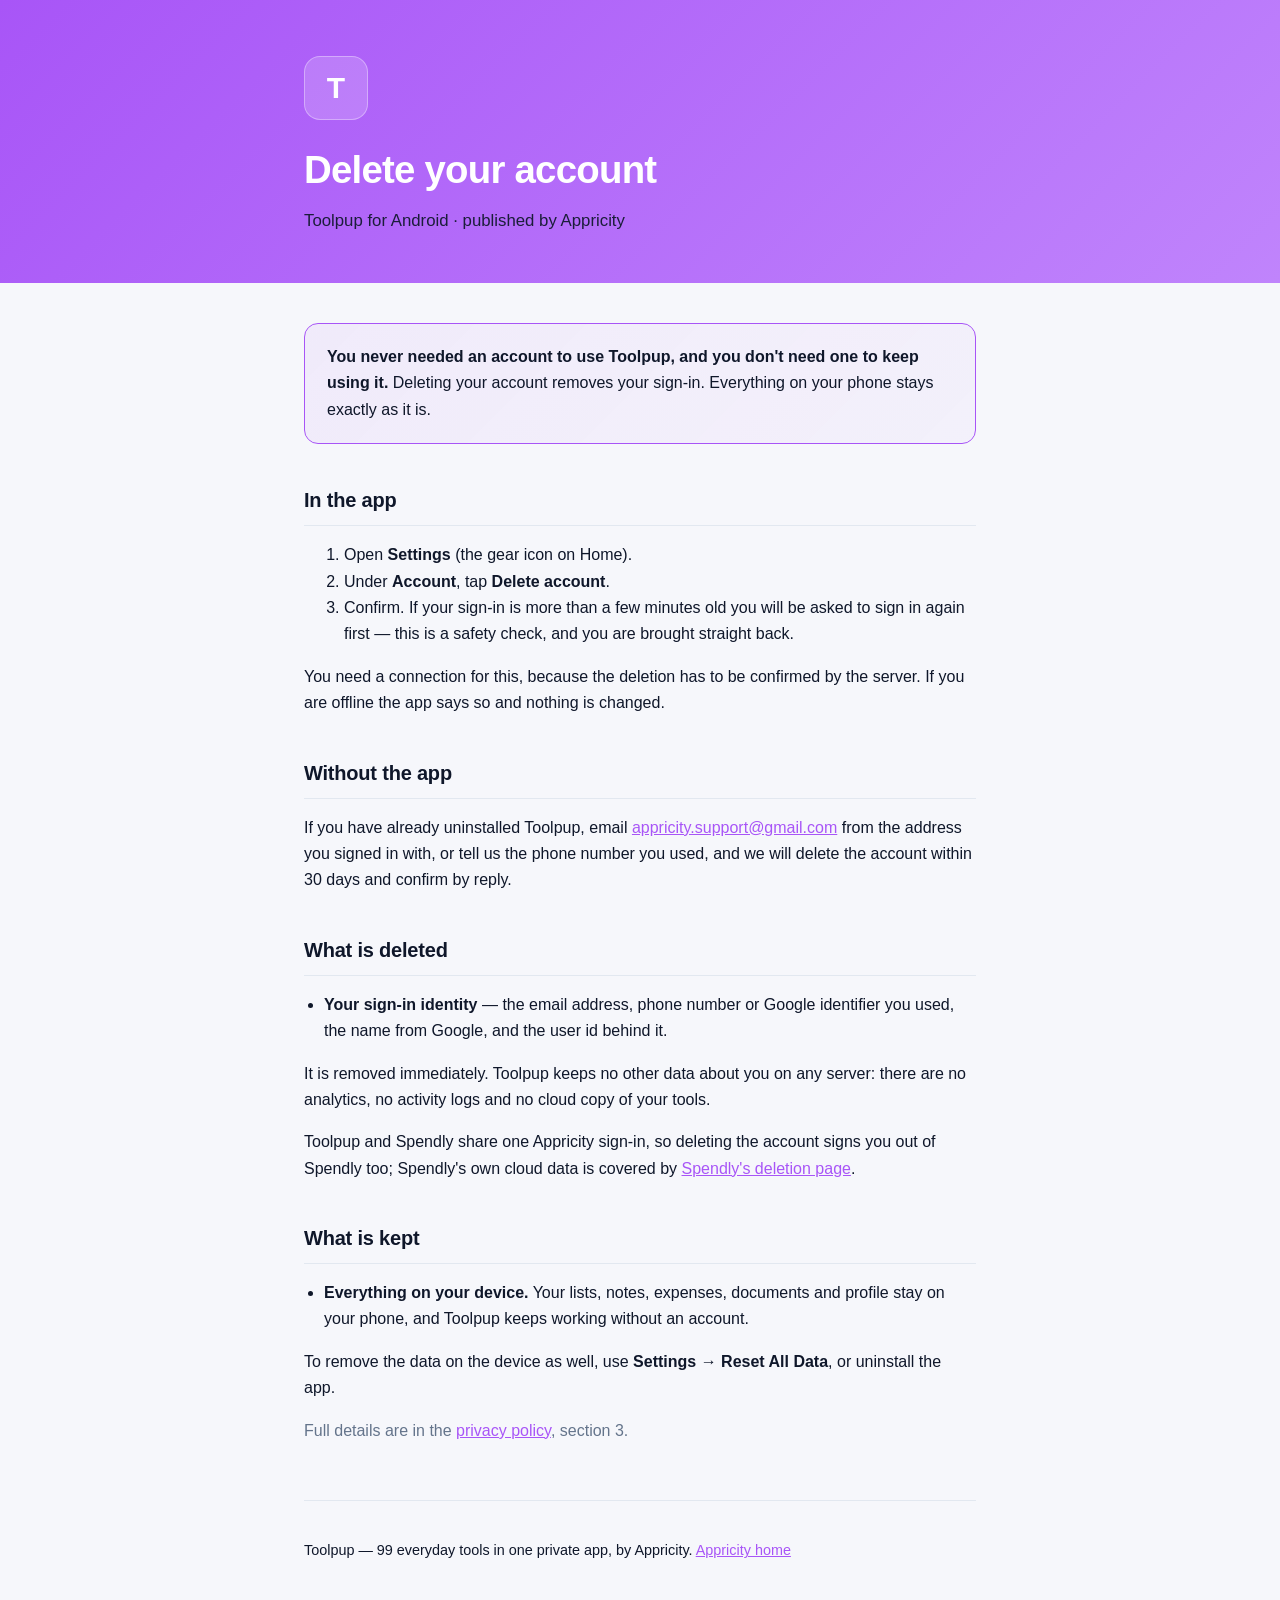
<file: toolpup/delete-account.html>
<!doctype html>
<html lang="en">
<head>
<meta charset="utf-8">
<meta name="viewport" content="width=device-width, initial-scale=1">
<title>Delete your account — Toolpup</title>
<meta name="description" content="How to delete your Toolpup account, in the app or by email.">
<link rel="stylesheet" href="../style.css">
</head>
<body>

<header class="hero">
  <div class="wrap">
    <div class="badge">T</div>
    <h1>Delete your account</h1>
    <p>Toolpup for Android · published by Appricity</p>
  </div>
</header>

<main class="wrap">

  <div class="card highlight">
    <p style="margin:0"><strong>You never needed an account to use Toolpup,
    and you don't need one to keep using it.</strong> Deleting your account
    removes your sign-in. Everything on your phone stays exactly as it is.</p>
  </div>

  <h2>In the app</h2>
  <ol>
    <li>Open <strong>Settings</strong> (the gear icon on Home).</li>
    <li>Under <strong>Account</strong>, tap <strong>Delete account</strong>.</li>
    <li>Confirm. If your sign-in is more than a few minutes old you will be
      asked to sign in again first — this is a safety check, and you are
      brought straight back.</li>
  </ol>
  <p>You need a connection for this, because the deletion has to be confirmed
  by the server. If you are offline the app says so and nothing is
  changed.</p>

  <h2>Without the app</h2>
  <p>If you have already uninstalled Toolpup, email
  <a href="mailto:appricity.support@gmail.com">appricity.support@gmail.com</a>
  from the address you signed in with, or tell us the phone number you used,
  and we will delete the account within 30 days and confirm by reply.</p>

  <h2>What is deleted</h2>
  <ul class="clean">
    <li><strong>Your sign-in identity</strong> — the email address, phone
      number or Google identifier you used, the name from Google, and the user
      id behind it.</li>
  </ul>
  <p>It is removed immediately. Toolpup keeps no other data about you on any
  server: there are no analytics, no activity logs and no cloud copy of your
  tools.</p>
  <p>Toolpup and Spendly share one Appricity sign-in, so deleting the account
  signs you out of Spendly too; Spendly's own cloud data is covered by
  <a href="../delete-account.html">Spendly's deletion page</a>.</p>

  <h2>What is kept</h2>
  <ul class="clean">
    <li><strong>Everything on your device.</strong> Your lists, notes,
      expenses, documents and profile stay on your phone, and Toolpup keeps
      working without an account.</li>
  </ul>
  <p>To remove the data on the device as well, use <strong>Settings → Reset
  All Data</strong>, or uninstall the app.</p>

  <p class="muted">Full details are in the <a href="privacy.html">privacy
  policy</a>, section 3.</p>

  <footer>
    <p>Toolpup — 99 everyday tools in one private app, by Appricity.
    <a href="../index.html">Appricity home</a></p>
  </footer>

</main>
</body>
</html>
</file>
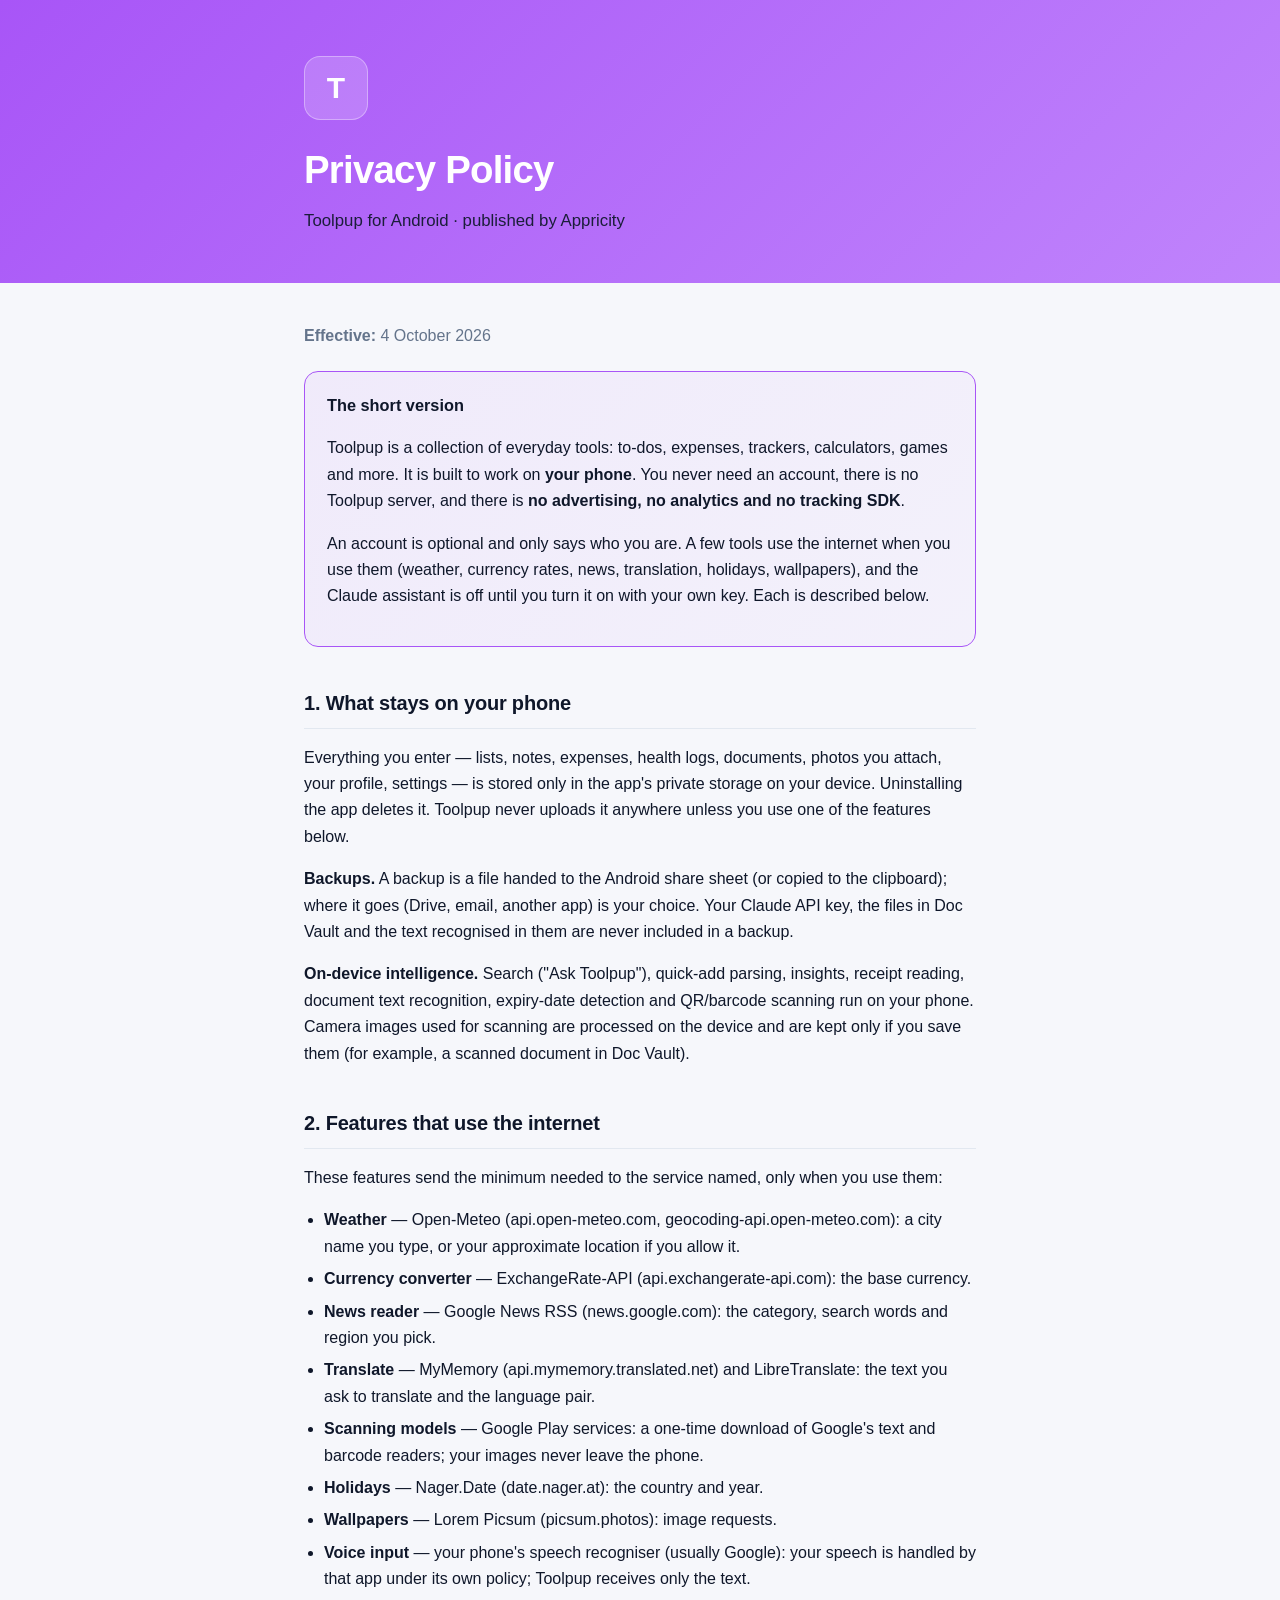
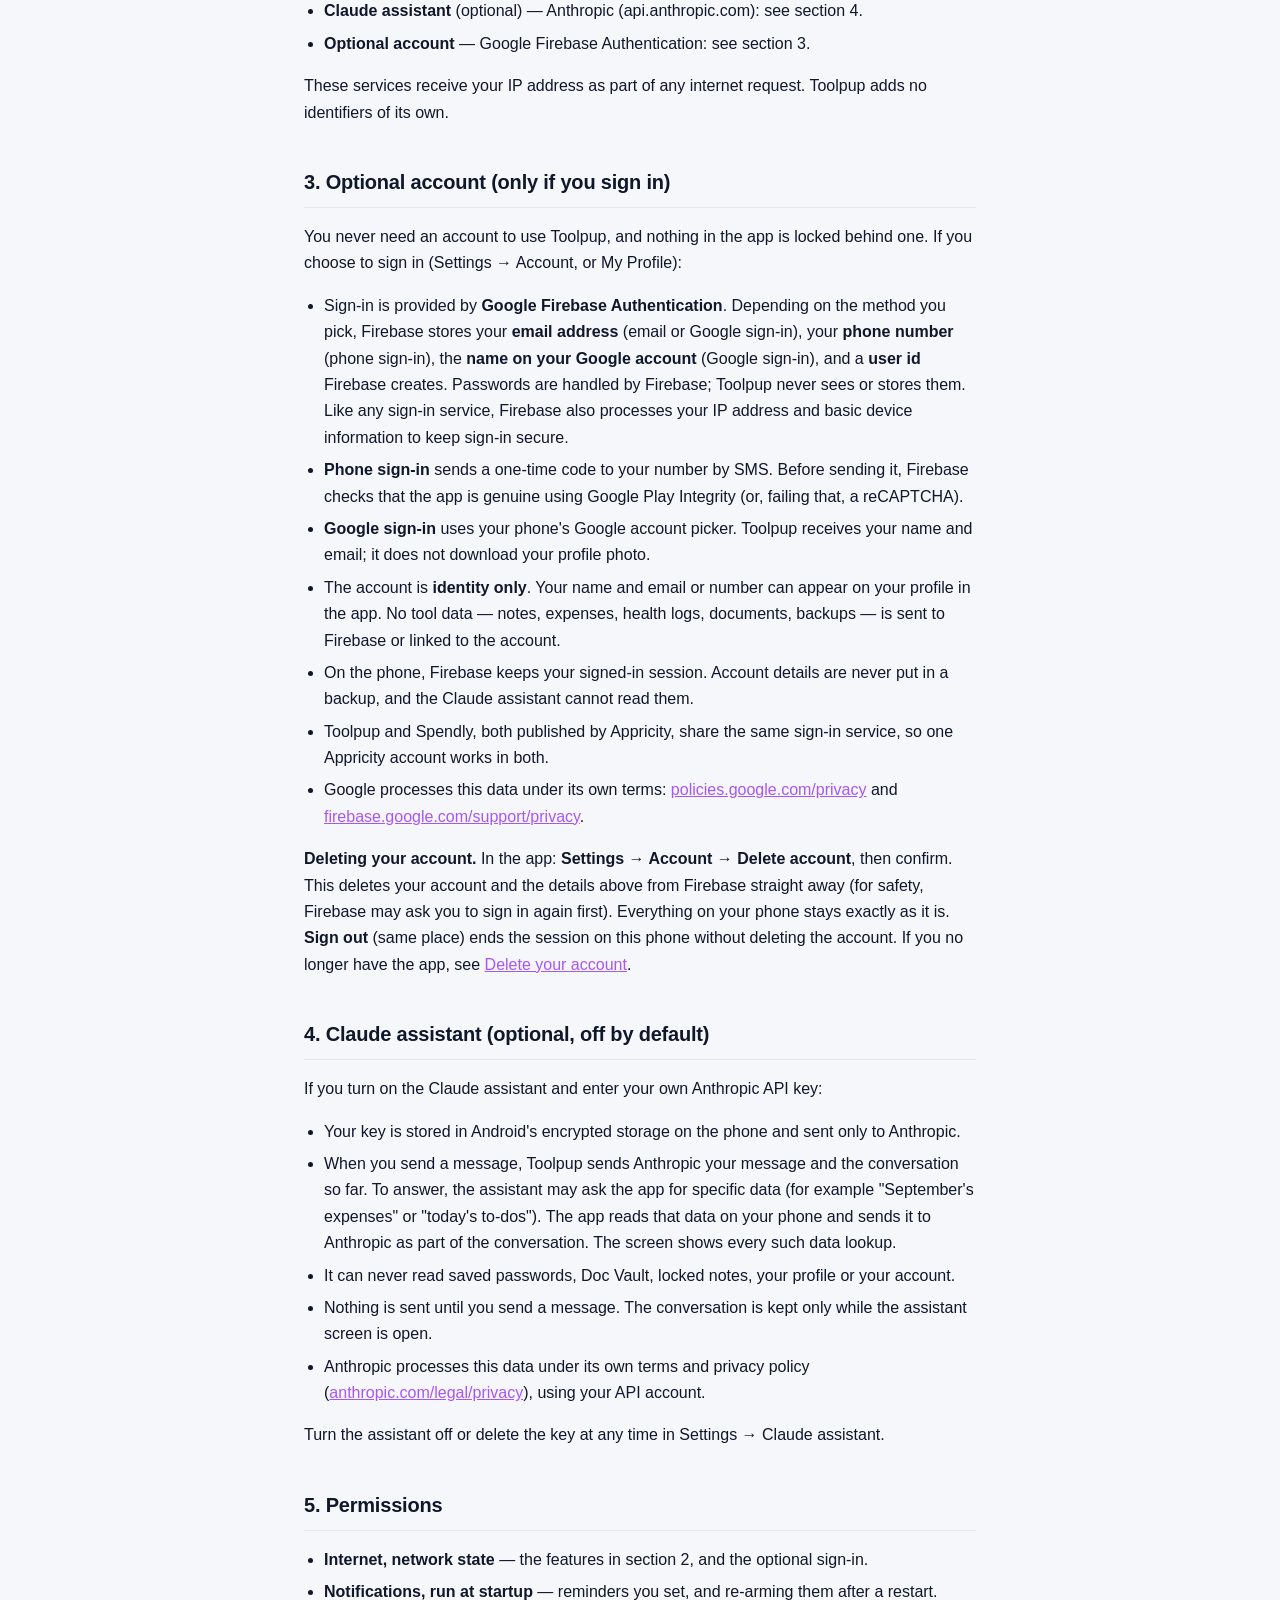
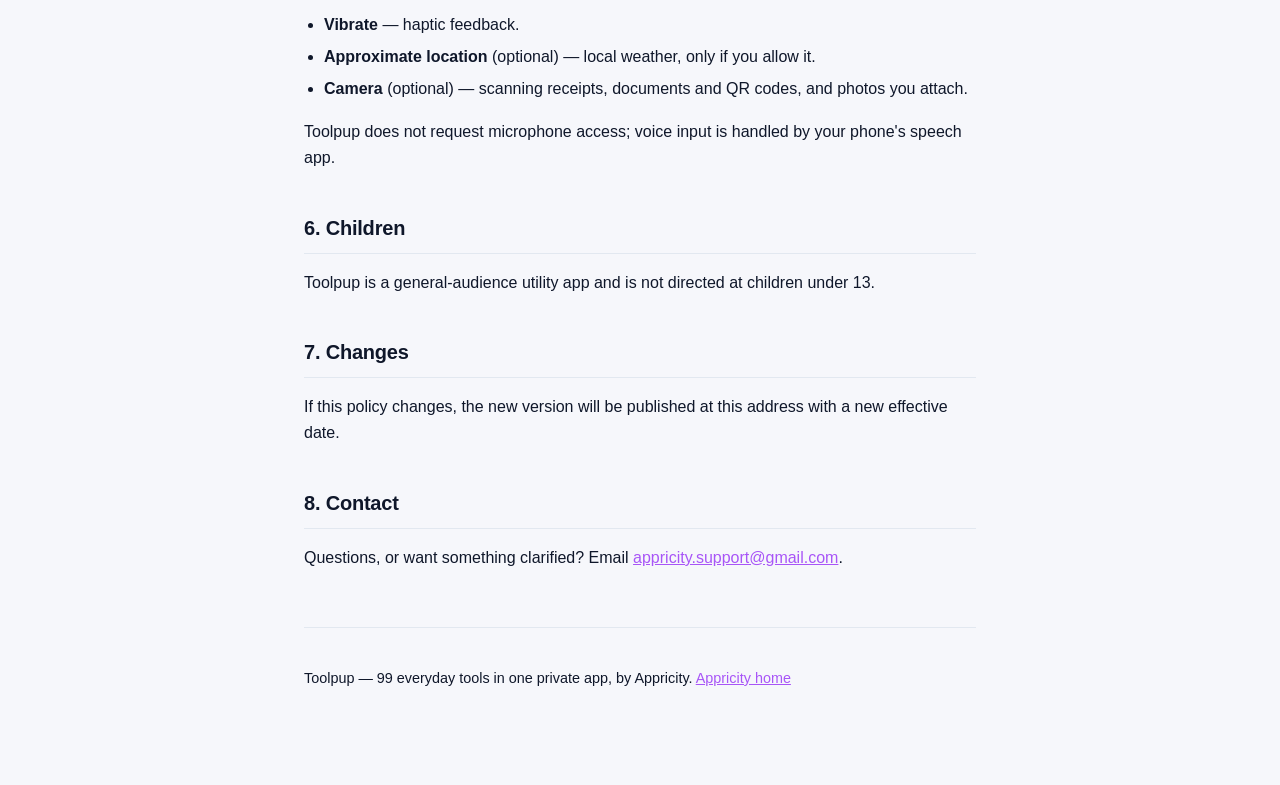
<file: toolpup/privacy.html>
<!doctype html>
<html lang="en">
<head>
<meta charset="utf-8">
<meta name="viewport" content="width=device-width, initial-scale=1">
<title>Privacy Policy — Toolpup</title>
<meta name="description" content="Toolpup's privacy policy. Toolpup is a local-first collection of everyday tools: your data stays on your phone, and the account is optional.">
<link rel="stylesheet" href="../style.css">
</head>
<body>

<header class="hero">
  <div class="wrap">
    <div class="badge">T</div>
    <h1>Privacy Policy</h1>
    <p>Toolpup for Android · published by Appricity</p>
  </div>
</header>

<main class="wrap">

  <p class="muted"><strong>Effective:</strong> 4 October 2026</p>

  <div class="card highlight">
    <h3 style="margin-top:0">The short version</h3>
    <p>Toolpup is a collection of everyday tools: to-dos, expenses, trackers,
    calculators, games and more. It is built to work on <strong>your
    phone</strong>. You never need an account, there is no Toolpup server, and
    there is <strong>no advertising, no analytics and no tracking SDK</strong>.</p>
    <p>An account is optional and only says who you are. A few tools use the
    internet when you use them (weather, currency rates, news, translation,
    holidays, wallpapers), and the Claude assistant is off until you turn it
    on with your own key. Each is described below.</p>
  </div>

  <h2>1. What stays on your phone</h2>
  <p>Everything you enter — lists, notes, expenses, health logs, documents,
  photos you attach, your profile, settings — is stored only in the app's
  private storage on your device. Uninstalling the app deletes it. Toolpup
  never uploads it anywhere unless you use one of the features below.</p>
  <p><strong>Backups.</strong> A backup is a file handed to the Android share
  sheet (or copied to the clipboard); where it goes (Drive, email, another app)
  is your choice. Your Claude API key, the files in Doc Vault and the text
  recognised in them are never included in a backup.</p>
  <p><strong>On-device intelligence.</strong> Search ("Ask Toolpup"),
  quick-add parsing, insights, receipt reading, document text recognition,
  expiry-date detection and QR/barcode scanning run on your phone. Camera
  images used for scanning are processed on the device and are kept only if
  you save them (for example, a scanned document in Doc Vault).</p>

  <h2>2. Features that use the internet</h2>
  <p>These features send the minimum needed to the service named, only when
  you use them:</p>
  <ul class="clean">
    <li><strong>Weather</strong> — Open-Meteo (api.open-meteo.com,
      geocoding-api.open-meteo.com): a city name you type, or your approximate
      location if you allow it.</li>
    <li><strong>Currency converter</strong> — ExchangeRate-API
      (api.exchangerate-api.com): the base currency.</li>
    <li><strong>News reader</strong> — Google News RSS (news.google.com): the
      category, search words and region you pick.</li>
    <li><strong>Translate</strong> — MyMemory (api.mymemory.translated.net) and
      LibreTranslate: the text you ask to translate and the language pair.</li>
    <li><strong>Scanning models</strong> — Google Play services: a one-time
      download of Google's text and barcode readers; your images never leave
      the phone.</li>
    <li><strong>Holidays</strong> — Nager.Date (date.nager.at): the country and
      year.</li>
    <li><strong>Wallpapers</strong> — Lorem Picsum (picsum.photos): image
      requests.</li>
    <li><strong>Voice input</strong> — your phone's speech recogniser (usually
      Google): your speech is handled by that app under its own policy;
      Toolpup receives only the text.</li>
    <li><strong>Claude assistant</strong> (optional) — Anthropic
      (api.anthropic.com): see section 4.</li>
    <li><strong>Optional account</strong> — Google Firebase Authentication: see
      section 3.</li>
  </ul>
  <p>These services receive your IP address as part of any internet request.
  Toolpup adds no identifiers of its own.</p>

  <h2>3. Optional account (only if you sign in)</h2>
  <p>You never need an account to use Toolpup, and nothing in the app is
  locked behind one. If you choose to sign in (Settings → Account, or My
  Profile):</p>
  <ul class="clean">
    <li>Sign-in is provided by <strong>Google Firebase Authentication</strong>.
      Depending on the method you pick, Firebase stores your <strong>email
      address</strong> (email or Google sign-in), your <strong>phone
      number</strong> (phone sign-in), the <strong>name on your Google
      account</strong> (Google sign-in), and a <strong>user id</strong>
      Firebase creates. Passwords are handled by Firebase; Toolpup never sees
      or stores them. Like any sign-in service, Firebase also processes your IP
      address and basic device information to keep sign-in secure.</li>
    <li><strong>Phone sign-in</strong> sends a one-time code to your number by
      SMS. Before sending it, Firebase checks that the app is genuine using
      Google Play Integrity (or, failing that, a reCAPTCHA).</li>
    <li><strong>Google sign-in</strong> uses your phone's Google account picker.
      Toolpup receives your name and email; it does not download your profile
      photo.</li>
    <li>The account is <strong>identity only</strong>. Your name and email or
      number can appear on your profile in the app. No tool data — notes,
      expenses, health logs, documents, backups — is sent to Firebase or linked
      to the account.</li>
    <li>On the phone, Firebase keeps your signed-in session. Account details
      are never put in a backup, and the Claude assistant cannot read
      them.</li>
    <li>Toolpup and Spendly, both published by Appricity, share the same
      sign-in service, so one Appricity account works in both.</li>
    <li>Google processes this data under its own terms:
      <a href="https://policies.google.com/privacy">policies.google.com/privacy</a>
      and <a href="https://firebase.google.com/support/privacy">firebase.google.com/support/privacy</a>.</li>
  </ul>
  <p><strong>Deleting your account.</strong> In the app: <strong>Settings →
  Account → Delete account</strong>, then confirm. This deletes your account
  and the details above from Firebase straight away (for safety, Firebase may
  ask you to sign in again first). Everything on your phone stays exactly as it
  is. <strong>Sign out</strong> (same place) ends the session on this phone
  without deleting the account. If you no longer have the app, see
  <a href="delete-account.html">Delete your account</a>.</p>

  <h2>4. Claude assistant (optional, off by default)</h2>
  <p>If you turn on the Claude assistant and enter your own Anthropic API
  key:</p>
  <ul class="clean">
    <li>Your key is stored in Android's encrypted storage on the phone and sent
      only to Anthropic.</li>
    <li>When you send a message, Toolpup sends Anthropic your message and the
      conversation so far. To answer, the assistant may ask the app for
      specific data (for example "September's expenses" or "today's to-dos").
      The app reads that data on your phone and sends it to Anthropic as part
      of the conversation. The screen shows every such data lookup.</li>
    <li>It can never read saved passwords, Doc Vault, locked notes, your
      profile or your account.</li>
    <li>Nothing is sent until you send a message. The conversation is kept only
      while the assistant screen is open.</li>
    <li>Anthropic processes this data under its own terms and privacy policy
      (<a href="https://www.anthropic.com/legal/privacy">anthropic.com/legal/privacy</a>),
      using your API account.</li>
  </ul>
  <p>Turn the assistant off or delete the key at any time in Settings → Claude
  assistant.</p>

  <h2>5. Permissions</h2>
  <ul class="clean">
    <li><strong>Internet, network state</strong> — the features in section 2,
      and the optional sign-in.</li>
    <li><strong>Notifications, run at startup</strong> — reminders you set, and
      re-arming them after a restart.</li>
    <li><strong>Vibrate</strong> — haptic feedback.</li>
    <li><strong>Approximate location</strong> (optional) — local weather, only
      if you allow it.</li>
    <li><strong>Camera</strong> (optional) — scanning receipts, documents and QR
      codes, and photos you attach.</li>
  </ul>
  <p>Toolpup does not request microphone access; voice input is handled by
  your phone's speech app.</p>

  <h2>6. Children</h2>
  <p>Toolpup is a general-audience utility app and is not directed at children
  under 13.</p>

  <h2>7. Changes</h2>
  <p>If this policy changes, the new version will be published at this address
  with a new effective date.</p>

  <h2>8. Contact</h2>
  <p>Questions, or want something clarified? Email
  <a href="mailto:appricity.support@gmail.com">appricity.support@gmail.com</a>.</p>

  <footer>
    <p>Toolpup — 99 everyday tools in one private app, by Appricity.
    <a href="../index.html">Appricity home</a></p>
  </footer>

</main>
</body>
</html>
</file>
<file: style.css>
/* Spendly site — self-contained, no external requests.
   A privacy policy that loaded third-party fonts and trackers would be
   its own punchline, so everything here is local. */

:root {
  --accent: #a855f7;
  --accent-2: #c084fc;
  --bg: #f6f7fb;
  --surface: #ffffff;
  --text: #0f172a;
  --muted: #64748b;
  --line: #e2e8f0;
}

@media (prefers-color-scheme: dark) {
  :root {
    --bg: #0b1220;
    --surface: #0f172a;
    --text: #f8fafc;
    --muted: #94a3b8;
    --line: #1e293b;
  }
}

* { box-sizing: border-box; }

body {
  margin: 0;
  padding: 0;
  background: var(--bg);
  color: var(--text);
  font-family: -apple-system, BlinkMacSystemFont, "Segoe UI", Roboto,
    "Helvetica Neue", Arial, sans-serif;
  line-height: 1.65;
  -webkit-font-smoothing: antialiased;
}

.wrap { max-width: 720px; margin: 0 auto; padding: 0 24px 80px; }

header.hero {
  background: linear-gradient(135deg, var(--accent), var(--accent-2));
  color: #fff;
  padding: 56px 24px 48px;
  margin-bottom: 40px;
}

header.hero .wrap { padding-bottom: 0; }

.badge {
  display: inline-flex;
  align-items: center;
  justify-content: center;
  width: 64px; height: 64px;
  border-radius: 16px;
  background: rgba(255, 255, 255, 0.18);
  border: 1px solid rgba(255, 255, 255, 0.35);
  font-size: 30px; font-weight: 700;
  margin-bottom: 18px;
}

header.hero h1 { margin: 0 0 6px; font-size: 2.4rem; letter-spacing: -0.02em; }
header.hero p { margin: 0; opacity: 0.92; font-size: 1.05rem; }

h2 {
  margin: 40px 0 12px;
  font-size: 1.25rem;
  letter-spacing: -0.01em;
  padding-bottom: 8px;
  border-bottom: 1px solid var(--line);
}

h3 { margin: 28px 0 8px; font-size: 1.02rem; }

p, li { color: var(--text); }
.muted { color: var(--muted); }

a { color: var(--accent); }
@media (prefers-color-scheme: dark) { a { color: var(--accent-2); } }

.card {
  background: var(--surface);
  border: 1px solid var(--line);
  border-radius: 14px;
  padding: 20px 22px;
  margin: 22px 0;
}

.card.highlight {
  border-color: var(--accent);
  background: linear-gradient(
    135deg, rgba(168, 85, 247, 0.08), rgba(192, 132, 252, 0.05));
}

table { width: 100%; border-collapse: collapse; margin: 18px 0; font-size: 0.95rem; }
th, td { text-align: left; padding: 10px 12px; border-bottom: 1px solid var(--line); vertical-align: top; }
th { color: var(--muted); font-weight: 600; font-size: 0.85rem; text-transform: uppercase; letter-spacing: 0.04em; }

code {
  background: rgba(127, 127, 127, 0.14);
  padding: 2px 6px; border-radius: 5px;
  font-size: 0.9em;
}

footer {
  border-top: 1px solid var(--line);
  margin-top: 56px; padding-top: 24px;
  color: var(--muted); font-size: 0.9rem;
}

.cta {
  display: inline-block;
  background: var(--accent); color: #fff;
  text-decoration: none; font-weight: 600;
  padding: 12px 22px; border-radius: 12px;
  margin-top: 8px;
}

ul.clean { padding-left: 20px; }
ul.clean li { margin: 6px 0; }
</file>
